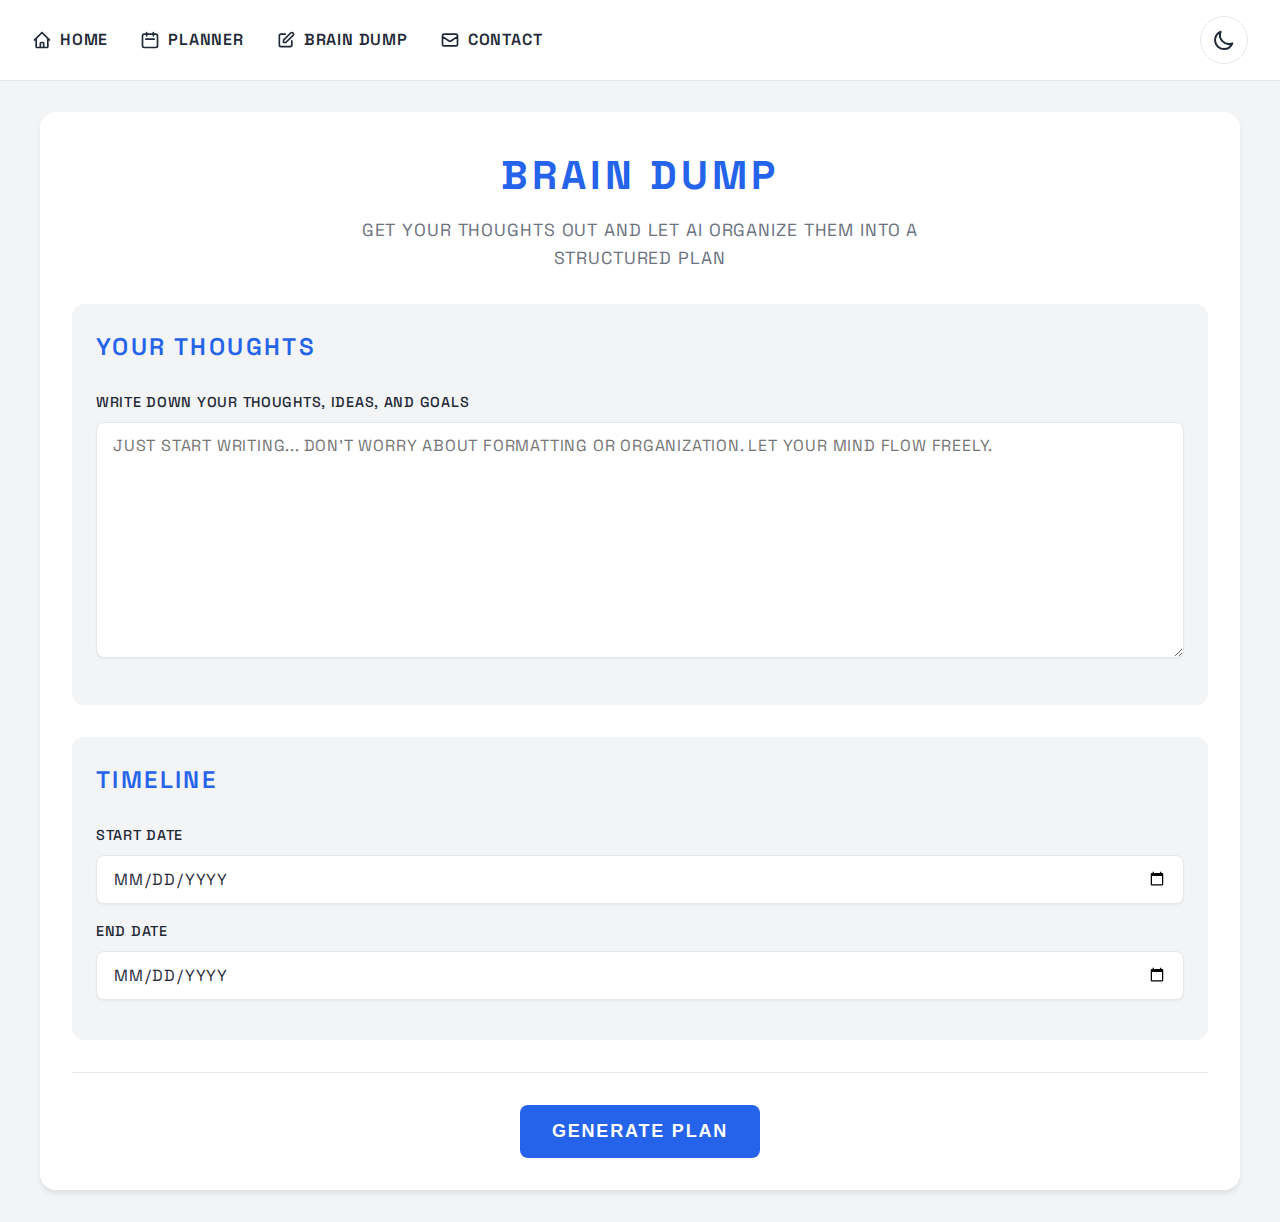
<file: templates/brain_dump.html>
<!DOCTYPE html>
<html lang="en">
<head>
    <meta charset="UTF-8">
    <meta name="viewport" content="width=device-width, initial-scale=1.0">
    <title>AI LIFE & BUDGET PLANNER - BRAIN DUMP</title>
    <link href="https://fonts.googleapis.com/css2?family=Space+Grotesk:wght@400;500;600;700&display=swap" rel="stylesheet">
    <style>
        :root {
            --primary-color: #2563eb;
            --secondary-color: #1e40af;
            --text-color: #1f2937;
            --light-bg: #f3f4f6;
            --border-color: #e5e7eb;
            --card-bg: #ffffff;
            --input-bg: #ffffff;
            --input-border: #e5e7eb;
            --input-text: #1f2937;
            --section-bg: #f3f4f6;
            --success-bg: #d1fae5;
            --success-text: #059669;
            --error-bg: #fee2e2;
            --error-text: #dc2626;
            --download-bg: #f8fafc;
            --download-border: #e2e8f0;
            --download-text: #1e293b;
            --download-desc: #64748b;
            --nav-bg: #ffffff;
            --nav-text: #1f2937;
            --nav-hover: #2563eb;
        }

        [data-theme="dark"] {
            --primary-color: #3b82f6;
            --secondary-color: #60a5fa;
            --text-color: #f3f4f6;
            --light-bg: #1f2937;
            --border-color: #374151;
            --card-bg: #111827;
            --input-bg: #1f2937;
            --input-border: #374151;
            --input-text: #f3f4f6;
            --section-bg: #1f2937;
            --success-bg: #064e3b;
            --success-text: #34d399;
            --error-bg: #7f1d1d;
            --error-text: #fca5a5;
            --download-bg: #1f2937;
            --download-border: #374151;
            --download-text: #f3f4f6;
            --download-desc: #9ca3af;
            --nav-bg: #1f2937;
            --nav-text: #f3f4f6;
            --nav-hover: #3b82f6;
        }

        * {
            margin: 0;
            padding: 0;
            box-sizing: border-box;
            text-transform: uppercase;
            letter-spacing: 0.05em;
        }

        body {
            font-family: 'Space Grotesk', sans-serif;
            line-height: 1.6;
            color: var(--text-color);
            background: var(--light-bg);
            min-height: 100vh;
            padding: 2rem;
            transition: background-color 0.3s ease, color 0.3s ease;
        }

        .nav {
            position: fixed;
            top: 0;
            left: 0;
            right: 0;
            background: var(--nav-bg);
            backdrop-filter: blur(8px);
            padding: 1rem 2rem;
            display: flex;
            justify-content: space-between;
            align-items: center;
            z-index: 1000;
            border-bottom: 1px solid var(--border-color);
        }

        .nav-links {
            display: flex;
            gap: 2rem;
            align-items: center;
        }

        .nav-link {
            color: var(--nav-text);
            text-decoration: none;
            font-weight: 600;
            transition: color 0.3s ease;
            display: flex;
            align-items: center;
            gap: 0.5rem;
        }

        .nav-link:hover {
            color: var(--nav-hover);
        }

        .nav-link svg {
            width: 1.25rem;
            height: 1.25rem;
        }

        .container {
            max-width: 1200px;
            margin: 0 auto;
            background: var(--card-bg);
            border-radius: 1rem;
            box-shadow: 0 4px 6px -1px rgba(0, 0, 0, 0.1);
            padding: 2rem;
            margin-top: 5rem;
            transition: background-color 0.3s ease;
        }

        .header {
            text-align: center;
            margin-bottom: 2rem;
        }

        .header h1 {
            color: var(--primary-color);
            font-size: 2.5rem;
            margin-bottom: 0.5rem;
            letter-spacing: 0.1em;
            font-weight: 700;
        }

        .header p {
            color: #6b7280;
            max-width: 600px;
            margin: 0 auto;
            font-size: 1.1rem;
            letter-spacing: 0.05em;
        }

        .form-section {
            background: var(--section-bg);
            padding: 1.5rem;
            border-radius: 0.75rem;
            margin-bottom: 2rem;
            transition: background-color 0.3s ease;
        }

        .form-section h2 {
            color: var(--primary-color);
            font-size: 1.5rem;
            margin-bottom: 1.5rem;
            letter-spacing: 0.1em;
            font-weight: 600;
        }

        .input-group {
            margin-bottom: 1rem;
        }

        .input-group label {
            display: block;
            font-weight: 500;
            margin-bottom: 0.5rem;
            color: var(--text-color);
            font-size: 0.9rem;
            letter-spacing: 0.05em;
        }

        .input-group input,
        .input-group select,
        .input-group textarea {
            width: 100%;
            padding: 0.75rem 1rem;
            border: 1px solid var(--input-border);
            border-radius: 0.5rem;
            font-family: inherit;
            font-size: 1rem;
            background: var(--input-bg);
            color: var(--input-text);
            transition: all 0.3s ease;
            box-shadow: 0 1px 2px rgba(0, 0, 0, 0.05);
        }

        .input-group input:focus,
        .input-group select:focus,
        .input-group textarea:focus {
            outline: none;
            border-color: var(--primary-color);
            box-shadow: 0 0 0 3px rgba(37, 99, 235, 0.1);
        }

        .input-group input::placeholder,
        .input-group select::placeholder,
        .input-group textarea::placeholder {
            text-transform: uppercase;
            letter-spacing: 0.05em;
        }

        .submit-section {
            text-align: center;
            margin-top: 2rem;
            padding-top: 2rem;
            border-top: 1px solid var(--border-color);
        }

        .submit-btn {
            padding: 1rem 2rem;
            background: var(--primary-color);
            color: white;
            border: none;
            border-radius: 0.5rem;
            font-size: 1.125rem;
            font-weight: 600;
            letter-spacing: 0.1em;
            cursor: pointer;
            transition: background-color 0.2s;
            position: relative;
            min-width: 200px;
        }

        .submit-btn:hover {
            background: var(--secondary-color);
        }

        .submit-btn:disabled {
            background: #9ca3af;
            cursor: not-allowed;
        }

        .submit-btn.loading {
            color: transparent;
        }

        .submit-btn.loading::after {
            content: "";
            position: absolute;
            width: 20px;
            height: 20px;
            top: 50%;
            left: 50%;
            margin: -10px 0 0 -10px;
            border: 2px solid white;
            border-top-color: transparent;
            border-radius: 50%;
            animation: spin 1s linear infinite;
        }

        @keyframes spin {
            to {
                transform: rotate(360deg);
            }
        }

        .error-message {
            color: var(--error-text);
            background: var(--error-bg);
            padding: 1rem;
            border-radius: 0.5rem;
            margin-top: 1rem;
            display: none;
        }

        .error-message.visible {
            display: block;
        }

        .status-message {
            color: var(--success-text);
            background: var(--success-bg);
            padding: 1rem;
            border-radius: 0.5rem;
            margin-top: 1rem;
            display: none;
            transition: all 0.3s ease;
        }

        .status-message.visible {
            display: block;
        }

        .status-message.error {
            color: var(--error-text);
            background: var(--error-bg);
        }

        .theme-toggle {
            background: var(--card-bg);
            border: 1px solid var(--border-color);
            border-radius: 50%;
            width: 3rem;
            height: 3rem;
            display: flex;
            align-items: center;
            justify-content: center;
            cursor: pointer;
            transition: all 0.3s ease;
        }

        .theme-toggle:hover {
            transform: scale(1.1);
            box-shadow: 0 4px 6px rgba(0, 0, 0, 0.1);
        }

        .theme-toggle svg {
            width: 1.5rem;
            height: 1.5rem;
            color: var(--text-color);
            transition: transform 0.3s ease;
        }

        .theme-toggle:hover svg {
            transform: rotate(180deg);
        }

        @media (max-width: 768px) {
            .nav {
                padding: 1rem;
            }

            .nav-links {
                gap: 1rem;
            }

            .container {
                margin-top: 4rem;
                padding: 1rem;
            }
        }
    </style>
</head>
<body>
    <nav class="nav">
        <div class="nav-links">
            <a href="/" class="nav-link">
                <svg xmlns="http://www.w3.org/2000/svg" fill="none" viewBox="0 0 24 24" stroke="currentColor">
                    <path stroke-linecap="round" stroke-linejoin="round" stroke-width="2" d="M3 12l2-2m0 0l7-7 7 7M5 10v10a1 1 0 001 1h3m10-11l2 2m-2-2v10a1 1 0 01-1 1h-3m-6 0a1 1 0 001-1v-4a1 1 0 011-1h2a1 1 0 011 1v4a1 1 0 001 1m-6 0h6" />
                </svg>
                Home
            </a>
            <a href="/planner" class="nav-link">
                <svg xmlns="http://www.w3.org/2000/svg" fill="none" viewBox="0 0 24 24" stroke="currentColor">
                    <path stroke-linecap="round" stroke-linejoin="round" stroke-width="2" d="M8 7V3m8 4V3m-9 8h10M5 21h14a2 2 0 002-2V7a2 2 0 00-2-2H5a2 2 0 00-2 2v12a2 2 0 002 2z" />
                </svg>
                Planner
            </a>
            <a href="/brain_dump" class="nav-link">
                <svg xmlns="http://www.w3.org/2000/svg" fill="none" viewBox="0 0 24 24" stroke="currentColor">
                    <path stroke-linecap="round" stroke-linejoin="round" stroke-width="2" d="M11 5H6a2 2 0 00-2 2v11a2 2 0 002 2h11a2 2 0 002-2v-5m-1.414-9.414a2 2 0 112.828 2.828L11.828 15H9v-2.828l8.586-8.586z" />
                </svg>
                Brain Dump
            </a>
            <a href="https://www.bishopfx.org" target="_blank" class="nav-link">
                <svg xmlns="http://www.w3.org/2000/svg" fill="none" viewBox="0 0 24 24" stroke="currentColor">
                    <path stroke-linecap="round" stroke-linejoin="round" stroke-width="2" d="M3 8l7.89 5.26a2 2 0 002.22 0L21 8M5 19h14a2 2 0 002-2V7a2 2 0 00-2-2H5a2 2 0 00-2 2v10a2 2 0 002 2z" />
                </svg>
                Contact
            </a>
        </div>
        <button class="theme-toggle" id="themeToggle">
            <svg xmlns="http://www.w3.org/2000/svg" fill="none" viewBox="0 0 24 24" stroke="currentColor">
                <path stroke-linecap="round" stroke-linejoin="round" stroke-width="2" d="M20.354 15.354A9 9 0 018.646 3.646 9.003 9.003 0 0012 21a9.003 9.003 0 008.354-5.646z" />
            </svg>
        </button>
    </nav>

    <div class="container">
        <div class="header">
            <h1>BRAIN DUMP</h1>
            <p>GET YOUR THOUGHTS OUT AND LET AI ORGANIZE THEM INTO A STRUCTURED PLAN</p>
        </div>

        <form id="brainDumpForm">
            <div class="form-section">
                <h2>YOUR THOUGHTS</h2>
                <div class="input-group">
                    <label for="brainDump">WRITE DOWN YOUR THOUGHTS, IDEAS, AND GOALS</label>
                    <textarea id="brainDump" rows="10" placeholder="JUST START WRITING... DON'T WORRY ABOUT FORMATTING OR ORGANIZATION. LET YOUR MIND FLOW FREELY." required></textarea>
                </div>
            </div>

            <div class="form-section">
                <h2>TIMELINE</h2>
                <div class="input-group">
                    <label for="startDate">START DATE</label>
                    <input type="date" id="startDate" required>
                </div>
                <div class="input-group">
                    <label for="endDate">END DATE</label>
                    <input type="date" id="endDate" required>
                </div>
            </div>

            <div class="submit-section">
                <button type="submit" id="submitBtn" class="submit-btn">GENERATE PLAN</button>
                <div id="errorMessage" class="error-message"></div>
                <div id="statusMessage" class="status-message"></div>
            </div>
        </form>
    </div>

    <script>
        document.addEventListener('DOMContentLoaded', function() {
            const form = document.getElementById('brainDumpForm');
            const submitBtn = document.getElementById('submitBtn');
            const errorMessage = document.getElementById('errorMessage');
            const statusMessage = document.getElementById('statusMessage');

            // Set minimum date to today
            const today = new Date().toISOString().split('T')[0];
            document.getElementById('startDate').min = today;
            document.getElementById('endDate').min = today;

            // Function to update status message
            function updateStatus(message, isError = false) {
                statusMessage.textContent = message;
                statusMessage.classList.add('visible');
                if (isError) {
                    statusMessage.classList.add('error');
                } else {
                    statusMessage.classList.remove('error');
                }
            }

            // Function to show error message
            function showError(message) {
                errorMessage.textContent = message;
                errorMessage.classList.add('visible');
                updateStatus(message, true);
                submitBtn.disabled = false;
                submitBtn.classList.remove('loading');
            }

            form.addEventListener('submit', async function(e) {
                e.preventDefault();
                errorMessage.classList.remove('visible');
                statusMessage.classList.remove('visible');
                submitBtn.disabled = true;
                submitBtn.classList.add('loading');

                const formData = {
                    content: document.getElementById('brainDump').value,
                    start_date: document.getElementById('startDate').value,
                    end_date: document.getElementById('endDate').value
                };

                try {
                    const response = await fetch('/api/process_brain_dump', {
                        method: 'POST',
                        headers: { 'Content-Type': 'application/json' },
                        body: JSON.stringify(formData)
                    });

                    if (!response.ok) {
                        const errorData = await response.json().catch(() => ({}));
                        throw new Error(errorData.error || `Network response was not ok: ${response.status}`);
                    }

                    const data = await response.json();

                    if (data.success) {
                        updateStatus('Your brain dump has been processed successfully!');
                        // Redirect to planner page after successful processing
                        setTimeout(() => {
                            window.location.href = '/planner';
                        }, 2000);
                    } else {
                        showError('Error processing brain dump: ' + (data.error || 'Unknown error'));
                    }
                } catch (error) {
                    console.error('Error:', error);
                    showError(error.message || 'Error processing brain dump. Please try again.');
                }
            });

            // Theme toggle functionality
            const themeToggle = document.getElementById('themeToggle');
            const prefersDarkScheme = window.matchMedia('(prefers-color-scheme: dark)');
            
            // Set initial theme based on system preference or stored preference
            const storedTheme = localStorage.getItem('theme');
            if (storedTheme) {
                document.documentElement.setAttribute('data-theme', storedTheme);
            } else {
                document.documentElement.setAttribute('data-theme', prefersDarkScheme.matches ? 'dark' : 'light');
            }

            // Update toggle button icon
            function updateThemeIcon() {
                const isDark = document.documentElement.getAttribute('data-theme') === 'dark';
                themeToggle.innerHTML = isDark ? 
                    '<svg xmlns="http://www.w3.org/2000/svg" fill="none" viewBox="0 0 24 24" stroke="currentColor"><path stroke-linecap="round" stroke-linejoin="round" stroke-width="2" d="M12 3v1m0 16v1m9-9h-1M4 12H3m15.364 6.364l-.707-.707M6.343 6.343l-.707-.707m12.728 0l-.707.707M6.343 17.657l-.707.707M16 12a4 4 0 11-8 0 4 4 0 018 0z" /></svg>' :
                    '<svg xmlns="http://www.w3.org/2000/svg" fill="none" viewBox="0 0 24 24" stroke="currentColor"><path stroke-linecap="round" stroke-linejoin="round" stroke-width="2" d="M20.354 15.354A9 9 0 018.646 3.646 9.003 9.003 0 0012 21a9.003 9.003 0 008.354-5.646z" /></svg>';
            }

            // Toggle theme
            themeToggle.addEventListener('click', () => {
                const currentTheme = document.documentElement.getAttribute('data-theme');
                const newTheme = currentTheme === 'dark' ? 'light' : 'dark';
                document.documentElement.setAttribute('data-theme', newTheme);
                localStorage.setItem('theme', newTheme);
                updateThemeIcon();
            });

            // Update icon on initial load
            updateThemeIcon();

            // Listen for system theme changes
            prefersDarkScheme.addEventListener('change', (e) => {
                if (!localStorage.getItem('theme')) {
                    document.documentElement.setAttribute('data-theme', e.matches ? 'dark' : 'light');
                    updateThemeIcon();
                }
            });
        });
    </script>
</body>
</html>
</file>
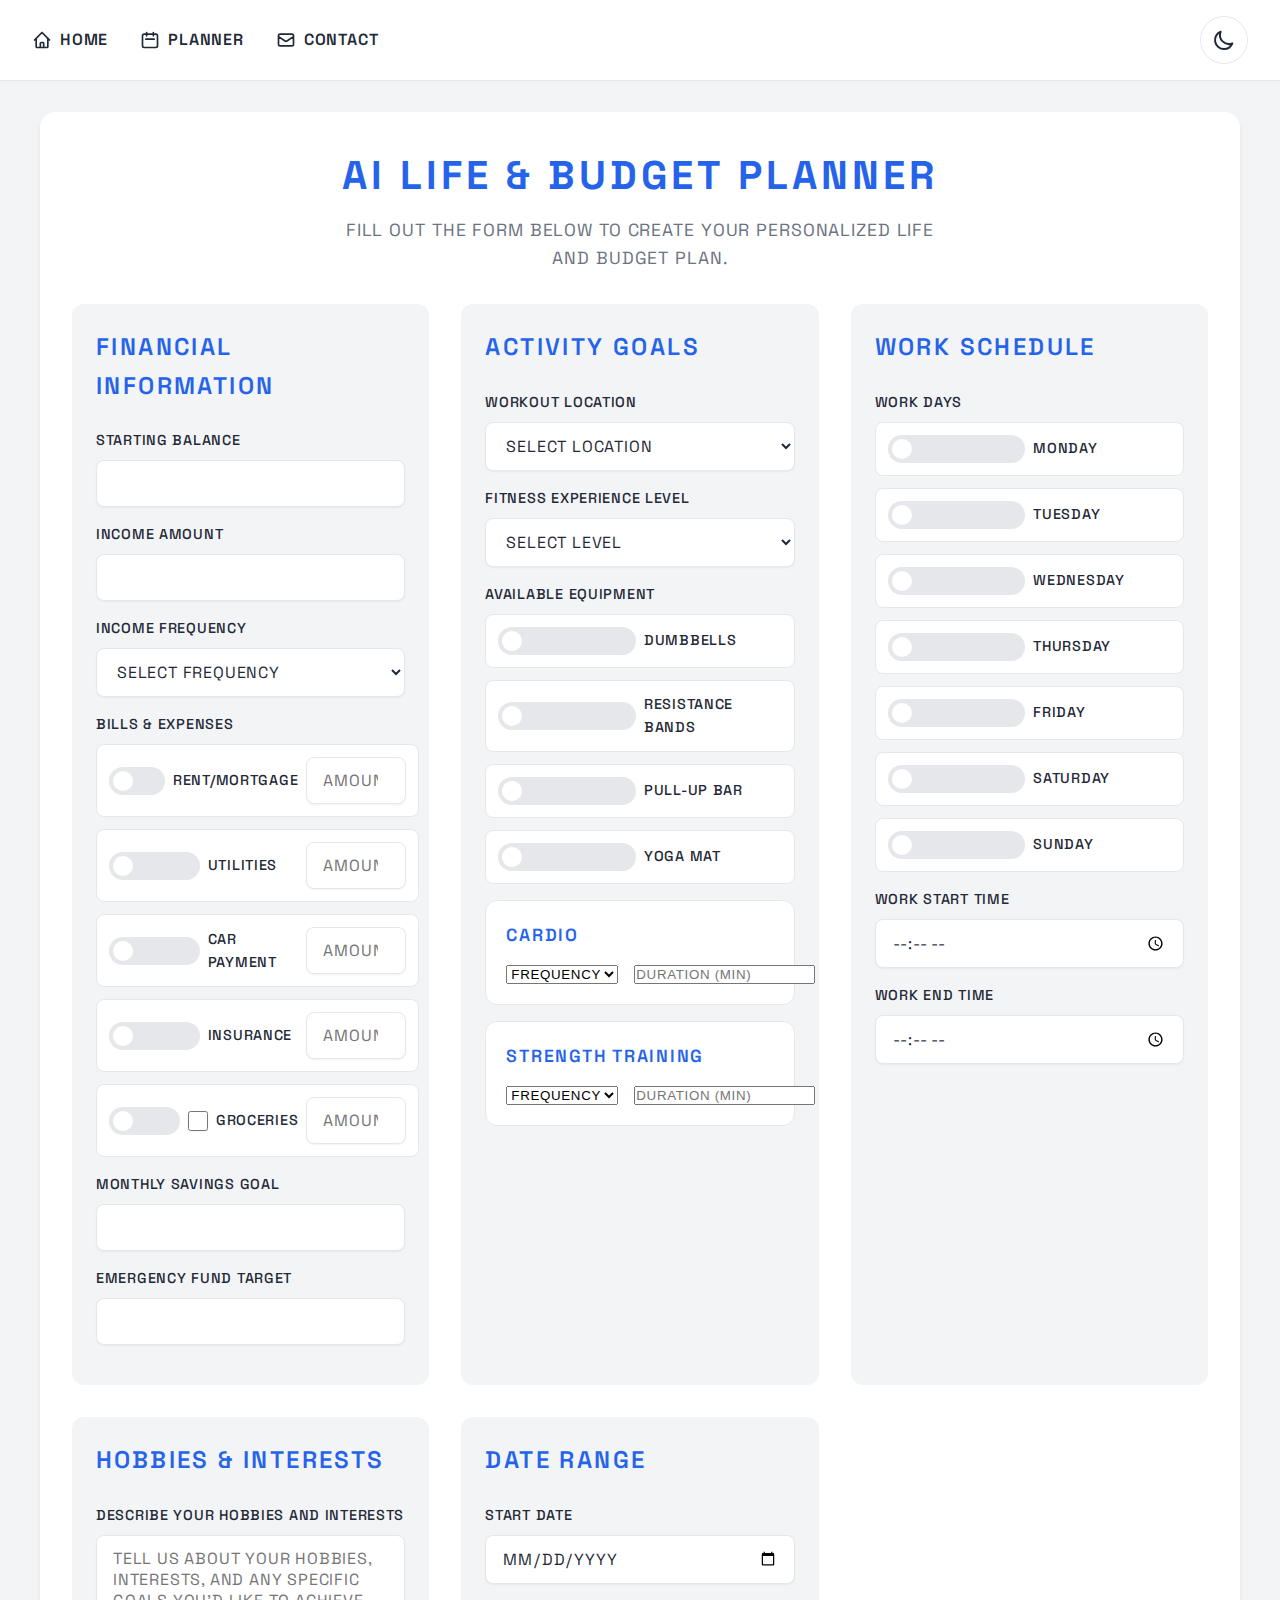
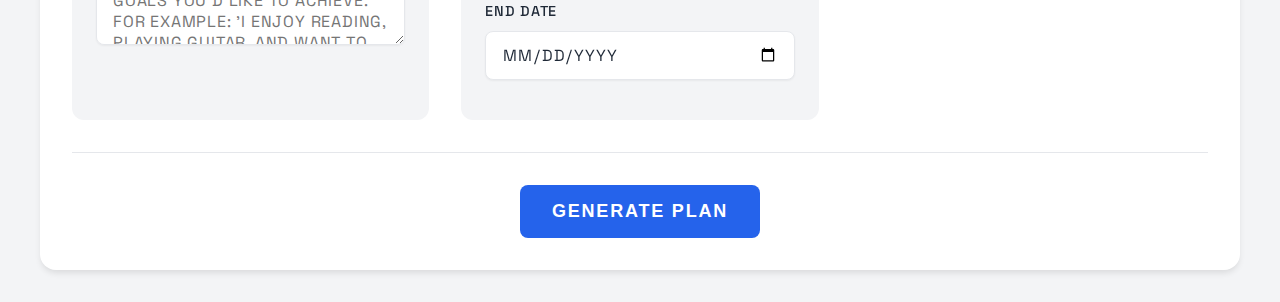
<file: templates/planner.html>
<!DOCTYPE html>
<html lang="en">
<head>
    <meta charset="UTF-8">
    <meta name="viewport" content="width=device-width, initial-scale=1.0">
    <title>AI LIFE & BUDGET PLANNER</title>
    <link href="https://fonts.googleapis.com/css2?family=Space+Grotesk:wght@400;500;600;700&display=swap" rel="stylesheet">
    <style>
        :root {
            --primary-color: #2563eb;
            --secondary-color: #1e40af;
            --text-color: #1f2937;
            --light-bg: #f3f4f6;
            --border-color: #e5e7eb;
            --card-bg: #ffffff;
            --input-bg: #ffffff;
            --input-border: #e5e7eb;
            --input-text: #1f2937;
            --section-bg: #f3f4f6;
            --success-bg: #d1fae5;
            --success-text: #059669;
            --error-bg: #fee2e2;
            --error-text: #dc2626;
            --download-bg: #f8fafc;
            --download-border: #e2e8f0;
            --download-text: #1e293b;
            --download-desc: #64748b;
            --nav-bg: #ffffff;
            --nav-text: #1f2937;
            --nav-hover: #2563eb;
        }

        [data-theme="dark"] {
            --primary-color: #3b82f6;
            --secondary-color: #60a5fa;
            --text-color: #f3f4f6;
            --light-bg: #1f2937;
            --border-color: #374151;
            --card-bg: #111827;
            --input-bg: #1f2937;
            --input-border: #374151;
            --input-text: #f3f4f6;
            --section-bg: #1f2937;
            --success-bg: #064e3b;
            --success-text: #34d399;
            --error-bg: #7f1d1d;
            --error-text: #fca5a5;
            --download-bg: #1f2937;
            --download-border: #374151;
            --download-text: #f3f4f6;
            --download-desc: #9ca3af;
            --nav-bg: #1f2937;
            --nav-text: #f3f4f6;
            --nav-hover: #3b82f6;
        }

        * {
            margin: 0;
            padding: 0;
            box-sizing: border-box;
            text-transform: uppercase;
            letter-spacing: 0.05em;
        }

        body {
            font-family: 'Space Grotesk', sans-serif;
            line-height: 1.6;
            color: var(--text-color);
            background: var(--light-bg);
            min-height: 100vh;
            padding: 2rem;
            transition: background-color 0.3s ease, color 0.3s ease;
        }

        .nav {
            position: fixed;
            top: 0;
            left: 0;
            right: 0;
            background: var(--nav-bg);
            backdrop-filter: blur(8px);
            padding: 1rem 2rem;
            display: flex;
            justify-content: space-between;
            align-items: center;
            z-index: 1000;
            border-bottom: 1px solid var(--border-color);
        }

        .nav-links {
            display: flex;
            gap: 2rem;
            align-items: center;
        }

        .nav-link {
            color: var(--nav-text);
            text-decoration: none;
            font-weight: 600;
            transition: color 0.3s ease;
            display: flex;
            align-items: center;
            gap: 0.5rem;
        }

        .nav-link:hover {
            color: var(--nav-hover);
        }

        .nav-link svg {
            width: 1.25rem;
            height: 1.25rem;
        }

        .container {
            max-width: 1200px;
            margin: 0 auto;
            background: var(--card-bg);
            border-radius: 1rem;
            box-shadow: 0 4px 6px -1px rgba(0, 0, 0, 0.1);
            padding: 2rem;
            margin-top: 5rem;
            transition: background-color 0.3s ease;
        }

        .header {
            text-align: center;
            margin-bottom: 2rem;
        }

        .header h1 {
            color: var(--primary-color);
            font-size: 2.5rem;
            margin-bottom: 0.5rem;
            letter-spacing: 0.1em;
            font-weight: 700;
        }

        .header p {
            color: #6b7280;
            max-width: 600px;
            margin: 0 auto;
            font-size: 1.1rem;
            letter-spacing: 0.05em;
        }

        .form-grid {
            display: grid;
            grid-template-columns: repeat(auto-fit, minmax(300px, 1fr));
            gap: 2rem;
        }

        .form-section {
            background: var(--section-bg);
            padding: 1.5rem;
            border-radius: 0.75rem;
            transition: background-color 0.3s ease;
        }

        .form-section h2 {
            color: var(--primary-color);
            font-size: 1.5rem;
            margin-bottom: 1.5rem;
            letter-spacing: 0.1em;
            font-weight: 600;
        }

        .input-group {
            margin-bottom: 1rem;
        }

        .input-group label {
            display: block;
            font-weight: 500;
            margin-bottom: 0.5rem;
            color: var(--text-color);
            font-size: 0.9rem;
            letter-spacing: 0.05em;
        }

        .input-group input,
        .input-group select,
        .input-group textarea {
            width: 100%;
            padding: 0.75rem 1rem;
            border: 1px solid var(--input-border);
            border-radius: 0.5rem;
            font-family: inherit;
            font-size: 1rem;
            background: var(--input-bg);
            color: var(--input-text);
            transition: all 0.3s ease;
            box-shadow: 0 1px 2px rgba(0, 0, 0, 0.05);
        }

        .input-group input:focus,
        .input-group select:focus,
        .input-group textarea:focus {
            outline: none;
            border-color: var(--primary-color);
            box-shadow: 0 0 0 3px rgba(37, 99, 235, 0.1);
        }

        .input-group input::placeholder,
        .input-group select::placeholder,
        .input-group textarea::placeholder {
            text-transform: uppercase;
            letter-spacing: 0.05em;
        }

        .checkbox-group {
            display: grid;
            gap: 0.75rem;
        }

        .checkbox-item {
            display: flex;
            align-items: center;
            gap: 0.5rem;
            padding: 0.75rem;
            background: var(--input-bg);
            border-radius: 0.5rem;
            border: 1px solid var(--input-border);
            transition: all 0.3s ease;
        }

        .checkbox-item:hover {
            border-color: var(--primary-color);
            box-shadow: 0 0 0 2px rgba(37, 99, 235, 0.1);
        }

        .checkbox-item input[type="checkbox"] {
            width: 1.25rem;
            height: 1.25rem;
        }

        .checkbox-item label {
            flex: 1;
            margin: 0;
            font-size: 0.9rem;
            letter-spacing: 0.05em;
        }

        .amount-input {
            display: flex;
            align-items: center;
            gap: 0.5rem;
            margin-left: auto;
        }

        .amount-input input {
            width: 100px;
            text-align: right;
            padding-right: 0.75rem;
        }

        .activity-option {
            background: var(--input-bg);
            padding: 1.25rem;
            border-radius: 0.75rem;
            margin-bottom: 1rem;
            border: 1px solid var(--input-border);
            transition: all 0.3s ease;
        }

        .activity-option:hover {
            border-color: var(--primary-color);
            box-shadow: 0 0 0 2px rgba(37, 99, 235, 0.1);
        }

        .activity-option h5 {
            color: var(--primary-color);
            margin-bottom: 1rem;
            font-size: 1.1rem;
            font-weight: 600;
            letter-spacing: 0.1em;
        }

        .activity-inputs {
            display: grid;
            grid-template-columns: 1fr 1fr;
            gap: 1rem;
        }

        .submit-section {
            text-align: center;
            margin-top: 2rem;
            padding-top: 2rem;
            border-top: 1px solid var(--border-color);
        }

        .submit-btn {
            padding: 1rem 2rem;
            background: var(--primary-color);
            color: white;
            border: none;
            border-radius: 0.5rem;
            font-size: 1.125rem;
            font-weight: 600;
            letter-spacing: 0.1em;
            cursor: pointer;
            transition: background-color 0.2s;
            position: relative;
            min-width: 200px;
        }

        .submit-btn:hover {
            background: var(--secondary-color);
        }

        .submit-btn:disabled {
            background: #9ca3af;
            cursor: not-allowed;
        }

        .submit-btn.loading {
            color: transparent;
        }

        .submit-btn.loading::after {
            content: "";
            position: absolute;
            width: 20px;
            height: 20px;
            top: 50%;
            left: 50%;
            margin: -10px 0 0 -10px;
            border: 2px solid white;
            border-top-color: transparent;
            border-radius: 50%;
            animation: spin 1s linear infinite;
        }

        @keyframes spin {
            to {
                transform: rotate(360deg);
            }
        }

        .error-message {
            color: #dc2626;
            background: #fee2e2;
            padding: 1rem;
            border-radius: 0.5rem;
            margin-top: 1rem;
            display: none;
        }

        .error-message.visible {
            display: block;
        }

        .download-section {
            margin-top: 2rem;
            padding: 1.5rem;
            background: var(--download-bg);
            border-radius: 0.5rem;
            border: 1px solid var(--download-border);
            display: none;
            opacity: 0;
            transform: translateY(20px);
            transition: all 0.5s ease-out;
            transition: background-color 0.3s ease;
        }

        .download-section.visible {
            display: block;
            opacity: 1;
            transform: translateY(0);
        }

        .download-section h3 {
            color: var(--download-text);
            margin-bottom: 1rem;
            font-size: 1.5rem;
            letter-spacing: 0.1em;
            font-weight: 600;
        }

        .download-section p {
            color: var(--download-desc);
            margin-bottom: 1.5rem;
            letter-spacing: 0.05em;
        }

        .download-btn {
            display: inline-flex;
            align-items: center;
            gap: 0.5rem;
            padding: 0.75rem 1.5rem;
            background: #3b82f6;
            color: white;
            border: none;
            border-radius: 0.5rem;
            font-weight: 600;
            letter-spacing: 0.1em;
            cursor: pointer;
            transition: all 0.3s ease;
            transform: translateY(0);
            box-shadow: 0 2px 4px rgba(59, 130, 246, 0.1);
        }

        .download-btn:hover {
            background: #2563eb;
            transform: translateY(-2px);
            box-shadow: 0 4px 6px rgba(59, 130, 246, 0.2);
        }

        .download-btn:active {
            transform: translateY(0);
        }

        .download-btn svg {
            width: 1.25rem;
            height: 1.25rem;
            transition: transform 0.3s ease;
        }

        .download-btn:hover svg {
            transform: translateY(2px);
        }

        @keyframes slideUp {
            from {
                opacity: 0;
                transform: translateY(20px);
            }
            to {
                opacity: 1;
                transform: translateY(0);
            }
        }

        @keyframes bounce {
            0%, 100% {
                transform: translateY(0);
            }
            50% {
                transform: translateY(-5px);
            }
        }

        .download-section.visible {
            animation: slideUp 0.5s ease-out forwards;
        }

        .download-btn:hover svg {
            animation: bounce 1s infinite;
        }

        @media (max-width: 768px) {
            .nav {
                padding: 1rem;
            }

            .nav-links {
                gap: 1rem;
            }

            .container {
                margin-top: 4rem;
                padding: 1rem;
            }

            .form-grid {
                grid-template-columns: 1fr;
            }

            .activity-inputs {
                grid-template-columns: 1fr;
            }
        }

        .status-message {
            color: var(--success-text);
            background: var(--success-bg);
            padding: 1rem;
            border-radius: 0.5rem;
            margin-top: 1rem;
            display: none;
            transition: all 0.3s ease;
        }

        .status-message.visible {
            display: block;
        }

        .status-message.error {
            color: var(--error-text);
            background: var(--error-bg);
        }

        .theme-toggle {
            background: var(--card-bg);
            border: 1px solid var(--border-color);
            border-radius: 50%;
            width: 3rem;
            height: 3rem;
            display: flex;
            align-items: center;
            justify-content: center;
            cursor: pointer;
            transition: all 0.3s ease;
        }

        .theme-toggle:hover {
            transform: scale(1.1);
            box-shadow: 0 4px 6px rgba(0, 0, 0, 0.1);
        }

        .theme-toggle svg {
            width: 1.5rem;
            height: 1.5rem;
            color: var(--text-color);
            transition: transform 0.3s ease;
        }

        .theme-toggle:hover svg {
            transform: rotate(180deg);
        }

        /* Modern Toggle Switch */
        .toggle-switch {
            position: relative;
            display: inline-block;
            width: 3.5rem;
            height: 1.75rem;
        }

        .toggle-switch input {
            opacity: 0;
            width: 0;
            height: 0;
        }

        .toggle-slider {
            position: absolute;
            cursor: pointer;
            top: 0;
            left: 0;
            right: 0;
            bottom: 0;
            background-color: var(--input-border);
            transition: .4s;
            border-radius: 1.75rem;
        }

        .toggle-slider:before {
            position: absolute;
            content: "";
            height: 1.25rem;
            width: 1.25rem;
            left: 0.25rem;
            bottom: 0.25rem;
            background-color: white;
            transition: .4s;
            border-radius: 50%;
        }

        input:checked + .toggle-slider {
            background-color: var(--primary-color);
        }

        input:checked + .toggle-slider:before {
            transform: translateX(1.75rem);
        }
    </style>
</head>
<body>
    <nav class="nav">
        <div class="nav-links">
            <a href="/" class="nav-link">
                <svg xmlns="http://www.w3.org/2000/svg" fill="none" viewBox="0 0 24 24" stroke="currentColor">
                    <path stroke-linecap="round" stroke-linejoin="round" stroke-width="2" d="M3 12l2-2m0 0l7-7 7 7M5 10v10a1 1 0 001 1h3m10-11l2 2m-2-2v10a1 1 0 01-1 1h-3m-6 0a1 1 0 001-1v-4a1 1 0 011-1h2a1 1 0 011 1v4a1 1 0 001 1m-6 0h6" />
                </svg>
                Home
            </a>
            <a href="/planner" class="nav-link">
                <svg xmlns="http://www.w3.org/2000/svg" fill="none" viewBox="0 0 24 24" stroke="currentColor">
                    <path stroke-linecap="round" stroke-linejoin="round" stroke-width="2" d="M8 7V3m8 4V3m-9 8h10M5 21h14a2 2 0 002-2V7a2 2 0 00-2-2H5a2 2 0 00-2 2v12a2 2 0 002 2z" />
                </svg>
                Planner
            </a>
            <a href="https://www.bishopfx.org" target="_blank" class="nav-link">
                <svg xmlns="http://www.w3.org/2000/svg" fill="none" viewBox="0 0 24 24" stroke="currentColor">
                    <path stroke-linecap="round" stroke-linejoin="round" stroke-width="2" d="M3 8l7.89 5.26a2 2 0 002.22 0L21 8M5 19h14a2 2 0 002-2V7a2 2 0 00-2-2H5a2 2 0 00-2 2v10a2 2 0 002 2z" />
                </svg>
                Contact
            </a>
        </div>
        <button class="theme-toggle" id="themeToggle">
            <svg xmlns="http://www.w3.org/2000/svg" fill="none" viewBox="0 0 24 24" stroke="currentColor">
                <path stroke-linecap="round" stroke-linejoin="round" stroke-width="2" d="M20.354 15.354A9 9 0 018.646 3.646 9.003 9.003 0 0012 21a9.003 9.003 0 008.354-5.646z" />
            </svg>
        </button>
    </nav>

    <div class="container">
        <div class="header">
            <h1>AI LIFE & BUDGET PLANNER</h1>
            <p>FILL OUT THE FORM BELOW TO CREATE YOUR PERSONALIZED LIFE AND BUDGET PLAN.</p>
        </div>

        <form id="plannerForm" class="form-grid">
            <!-- Financial Information Section -->
            <div class="form-section">
                <h2>FINANCIAL INFORMATION</h2>
                
                <div class="input-group">
                    <label for="currentBalance">STARTING BALANCE</label>
                    <input type="number" id="currentBalance" required>
                </div>

                <div class="input-group">
                    <label for="incomeAmount">INCOME AMOUNT</label>
                    <input type="number" id="incomeAmount" required>
                </div>

                <div class="input-group">
                    <label for="incomeFrequency">INCOME FREQUENCY</label>
                    <select id="incomeFrequency" required>
                        <option value="">SELECT FREQUENCY</option>
                        <option value="biweekly">BIWEEKLY</option>
                        <option value="monthly">MONTHLY</option>
                    </select>
                </div>

                <div class="input-group">
                    <label>BILLS & EXPENSES</label>
                    <div class="checkbox-group">
                        <div class="checkbox-item">
                            <label class="toggle-switch">
                                <input type="checkbox" id="rent" name="expense">
                                <span class="toggle-slider"></span>
                            </label>
                            <label for="rent">RENT/MORTGAGE</label>
                            <div class="amount-input">
                                <input type="number" placeholder="AMOUNT" min="0">
                            </div>
                        </div>
                        <div class="checkbox-item">
                            <label class="toggle-switch">
                                <input type="checkbox" id="utilities" name="expense">
                                <span class="toggle-slider"></span>
                            </label>
                            <label for="utilities">UTILITIES</label>
                            <div class="amount-input">
                                <input type="number" placeholder="AMOUNT" min="0">
                            </div>
                        </div>
                        <div class="checkbox-item">
                            <label class="toggle-switch">
                                <input type="checkbox" id="carPayment" name="expense">
                                <span class="toggle-slider"></span>
                            </label>
                            <label for="carPayment">CAR PAYMENT</label>
                            <div class="amount-input">
                                <input type="number" placeholder="AMOUNT" min="0">
                            </div>
                        </div>
                        <div class="checkbox-item">
                            <label class="toggle-switch">
                                <input type="checkbox" id="insurance" name="expense">
                                <span class="toggle-slider"></span>
                            </label>
                            <label for="insurance">INSURANCE</label>
                            <div class="amount-input">
                                <input type="number" placeholder="AMOUNT" min="0">
                            </div>
                        </div>
                        <div class="checkbox-item">
                            <label class="toggle-switch">
                                <input type="checkbox" id="groceries" name="expense">
                                <span class="toggle-slider"></span>
                            </label>
                            <input type="checkbox" id="groceries" name="expense">
                            <label for="groceries">GROCERIES</label>
                            <div class="amount-input">
                                <input type="number" placeholder="AMOUNT" min="0">
                            </div>
                        </div>
                    </div>
                </div>

                <div class="input-group">
                    <label for="savingsGoal">MONTHLY SAVINGS GOAL</label>
                    <input type="number" id="savingsGoal" required>
                </div>

                <div class="input-group">
                    <label for="emergencyFund">EMERGENCY FUND TARGET</label>
                    <input type="number" id="emergencyFund" required>
                </div>
            </div>

            <!-- Activity Goals Section -->
            <div class="form-section">
                <h2>ACTIVITY GOALS</h2>

                <div class="input-group">
                    <label for="workoutLocation">WORKOUT LOCATION</label>
                    <select id="workoutLocation" required>
                        <option value="">SELECT LOCATION</option>
                        <option value="gym">GYM</option>
                        <option value="home">HOME</option>
                        <option value="both">BOTH</option>
                    </select>
                </div>

                <div class="input-group">
                    <label for="workoutExperience">FITNESS EXPERIENCE LEVEL</label>
                    <select id="workoutExperience" required>
                        <option value="">SELECT LEVEL</option>
                        <option value="beginner">BEGINNER</option>
                        <option value="intermediate">INTERMEDIATE</option>
                        <option value="advanced">ADVANCED</option>
                    </select>
                </div>

                <div class="input-group">
                    <label>AVAILABLE EQUIPMENT</label>
                    <div class="checkbox-group">
                        <div class="checkbox-item">
                            <label class="toggle-switch">
                                <input type="checkbox" id="dumbbells" name="equipment">
                                <span class="toggle-slider"></span>
                            </label>
                            <label for="dumbbells">DUMBBELLS</label>
                        </div>
                        <div class="checkbox-item">
                            <label class="toggle-switch">
                                <input type="checkbox" id="resistance_bands" name="equipment">
                                <span class="toggle-slider"></span>
                            </label>
                            <label for="resistance_bands">RESISTANCE BANDS</label>
                        </div>
                        <div class="checkbox-item">
                            <label class="toggle-switch">
                                <input type="checkbox" id="pull_up_bar" name="equipment">
                                <span class="toggle-slider"></span>
                            </label>
                            <label for="pull_up_bar">PULL-UP BAR</label>
                        </div>
                        <div class="checkbox-item">
                            <label class="toggle-switch">
                                <input type="checkbox" id="yoga_mat" name="equipment">
                                <span class="toggle-slider"></span>
                            </label>
                            <label for="yoga_mat">YOGA MAT</label>
                        </div>
                    </div>
                </div>

                <div class="activity-option">
                    <h5>CARDIO</h5>
                    <div class="activity-inputs">
                        <select>
                            <option value="">FREQUENCY</option>
                            <option value="daily">DAILY</option>
                            <option value="weekly">WEEKLY</option>
                            <option value="biweekly">BIWEEKLY</option>
                        </select>
                        <input type="number" placeholder="DURATION (MIN)" min="0">
                    </div>
                </div>

                <div class="activity-option">
                    <h5>STRENGTH TRAINING</h5>
                    <div class="activity-inputs">
                        <select>
                            <option value="">FREQUENCY</option>
                            <option value="daily">DAILY</option>
                            <option value="weekly">WEEKLY</option>
                            <option value="biweekly">BIWEEKLY</option>
                        </select>
                        <input type="number" placeholder="DURATION (MIN)" min="0">
                    </div>
                </div>
            </div>

            <!-- Work Schedule Section -->
            <div class="form-section">
                <h2>WORK SCHEDULE</h2>
                
                <div class="input-group">
                    <label>WORK DAYS</label>
                    <div class="checkbox-group">
                        <div class="checkbox-item">
                            <label class="toggle-switch">
                                <input type="checkbox" id="monday" name="workDay" value="monday">
                                <span class="toggle-slider"></span>
                            </label>
                            <label for="monday">MONDAY</label>
                        </div>
                        <div class="checkbox-item">
                            <label class="toggle-switch">
                                <input type="checkbox" id="tuesday" name="workDay" value="tuesday">
                                <span class="toggle-slider"></span>
                            </label>
                            <label for="tuesday">TUESDAY</label>
                        </div>
                        <div class="checkbox-item">
                            <label class="toggle-switch">
                                <input type="checkbox" id="wednesday" name="workDay" value="wednesday">
                                <span class="toggle-slider"></span>
                            </label>
                            <label for="wednesday">WEDNESDAY</label>
                        </div>
                        <div class="checkbox-item">
                            <label class="toggle-switch">
                                <input type="checkbox" id="thursday" name="workDay" value="thursday">
                                <span class="toggle-slider"></span>
                            </label>
                            <label for="thursday">THURSDAY</label>
                        </div>
                        <div class="checkbox-item">
                            <label class="toggle-switch">
                                <input type="checkbox" id="friday" name="workDay" value="friday">
                                <span class="toggle-slider"></span>
                            </label>
                            <label for="friday">FRIDAY</label>
                        </div>
                        <div class="checkbox-item">
                            <label class="toggle-switch">
                                <input type="checkbox" id="saturday" name="workDay" value="saturday">
                                <span class="toggle-slider"></span>
                            </label>
                            <label for="saturday">SATURDAY</label>
                        </div>
                        <div class="checkbox-item">
                            <label class="toggle-switch">
                                <input type="checkbox" id="sunday" name="workDay" value="sunday">
                                <span class="toggle-slider"></span>
                            </label>
                            <label for="sunday">SUNDAY</label>
                        </div>
                    </div>
                </div>

                <div class="input-group">
                    <label for="workStartTime">WORK START TIME</label>
                    <input type="time" id="workStartTime" required>
                </div>

                <div class="input-group">
                    <label for="workEndTime">WORK END TIME</label>
                    <input type="time" id="workEndTime" required>
                </div>
            </div>

            <!-- Hobbies & Interests Section -->
            <div class="form-section">
                <h2>HOBBIES & INTERESTS</h2>
                
                <div class="input-group">
                    <label for="hobbiesText">DESCRIBE YOUR HOBBIES AND INTERESTS</label>
                    <textarea id="hobbiesText" rows="4" placeholder="TELL US ABOUT YOUR HOBBIES, INTERESTS, AND ANY SPECIFIC GOALS YOU'D LIKE TO ACHIEVE. FOR EXAMPLE: 'I ENJOY READING, PLAYING GUITAR, AND WANT TO LEARN PHOTOGRAPHY. I'D LIKE TO DEDICATE TIME TO THESE ACTIVITIES REGULARLY.'"></textarea>
                </div>
            </div>

            <!-- Date Range Section -->
            <div class="form-section">
                <h2>DATE RANGE</h2>
                
                <div class="input-group">
                    <label for="startDate">START DATE</label>
                    <input type="date" id="startDate" required>
                </div>

                <div class="input-group">
                    <label for="endDate">END DATE</label>
                    <input type="date" id="endDate" required>
                </div>
            </div>
        </form>

        <div class="submit-section">
            <button type="submit" id="submitBtn" class="submit-btn">GENERATE PLAN</button>
            <div id="errorMessage" class="error-message"></div>
            <div id="statusMessage" class="status-message"></div>
        </div>

        <div id="downloadSection" class="download-section">
            <h3>YOUR PLAN IS READY! 🎉</h3>
            <p>YOUR PERSONALIZED CALENDAR FILE HAS BEEN GENERATED AND WILL DOWNLOAD AUTOMATICALLY. YOU CAN ALSO CLICK THE BUTTON BELOW TO DOWNLOAD IT MANUALLY.</p>
            <button id="downloadButton" class="download-btn">
                <svg xmlns="http://www.w3.org/2000/svg" fill="none" viewBox="0 0 24 24" stroke="currentColor">
                    <path stroke-linecap="round" stroke-linejoin="round" stroke-width="2" d="M4 16v1a3 3 0 003 3h10a3 3 0 003-3v-1m-4-4l-4 4m0 0l-4-4m4 4V4" />
                </svg>
                DOWNLOAD CALENDAR FILE
            </button>
        </div>
    </div>

    <script>
        document.addEventListener('DOMContentLoaded', function() {
            const form = document.getElementById('plannerForm');
            const submitBtn = document.getElementById('submitBtn');
            const downloadSection = document.getElementById('downloadSection');
            const errorMessage = document.getElementById('errorMessage');
            const statusMessage = document.getElementById('statusMessage');
            const downloadButton = document.getElementById('downloadButton');

            // Set minimum date to today
            const today = new Date().toISOString().split('T')[0];
            document.getElementById('startDate').min = today;
            document.getElementById('endDate').min = today;

            // Function to update status message
            function updateStatus(message, isError = false) {
                statusMessage.textContent = message;
                statusMessage.classList.add('visible');
                if (isError) {
                    statusMessage.classList.add('error');
                } else {
                    statusMessage.classList.remove('error');
                }
                console.log(message);
            }

            // Function to show error message
            function showError(message) {
                errorMessage.textContent = message;
                errorMessage.classList.add('visible');
                updateStatus(message, true);
                submitBtn.disabled = false;
                submitBtn.classList.remove('loading');
            }

            // Function to handle file download
            async function downloadFile() {
                try {
                    updateStatus('Preparing to download calendar file...');
                    const response = await fetch('/static/calendar.ics');
                    if (!response.ok) throw new Error('Failed to download file');
                    
                    const blob = await response.blob();
                    const url = window.URL.createObjectURL(blob);
                    const a = document.createElement('a');
                    a.href = url;
                    a.download = 'life_plan.ics';
                    document.body.appendChild(a);
                    a.click();
                    window.URL.revokeObjectURL(url);
                    document.body.removeChild(a);
                    updateStatus('Calendar file downloaded successfully!');
                } catch (error) {
                    console.error('Download error:', error);
                    showError('Failed to download the calendar file. Please try again.');
                }
            }

            submitBtn.addEventListener('click', async function(e) {
                e.preventDefault();
                errorMessage.classList.remove('visible');
                statusMessage.classList.remove('visible');
                submitBtn.disabled = true;
                submitBtn.classList.add('loading');

                console.log('Starting form submission...');

                // Validate required fields
                const requiredFields = form.querySelectorAll('[required]');
                let isValid = true;
                requiredFields.forEach(field => {
                    if (!field.value) {
                        isValid = false;
                        field.classList.add('error');
                    } else {
                        field.classList.remove('error');
                    }
                });

                // Validate work days
                const workDays = Array.from(document.querySelectorAll('input[name="workDay"]:checked')).map(checkbox => checkbox.value);
                if (workDays.length === 0) {
                    showError('Please select at least one work day.');
                    return;
                }

                if (!isValid) {
                    showError('Please fill in all required fields.');
                    return;
                }

                updateStatus('Collecting form data...');

                // Collect form data
                const formData = {
                    start_date: document.getElementById('startDate').value,
                    end_date: document.getElementById('endDate').value,
                    budget_info: {
                        starting_balance: parseFloat(document.getElementById('currentBalance').value),
                        income: {
                            amount: parseFloat(document.getElementById('incomeAmount').value),
                            frequency: document.getElementById('incomeFrequency').value
                        },
                        savings_goal: parseFloat(document.getElementById('savingsGoal').value),
                        emergency_fund: parseFloat(document.getElementById('emergencyFund').value),
                        expenses: Array.from(document.querySelectorAll('.checkbox-item input[type="checkbox"]:checked'))
                            .map(checkbox => {
                                const checkboxItem = checkbox.closest('.checkbox-item');
                                const amountInput = checkboxItem.querySelector('.amount-input input');
                                const amount = amountInput ? parseFloat(amountInput.value) || 0 : 0;
                                return {
                                    name: checkboxItem.querySelector('label').textContent,
                                    amount: amount
                                };
                            })
                    },
                    work_schedule: {
                        days: workDays,
                        start_time: document.getElementById('workStartTime').value,
                        end_time: document.getElementById('workEndTime').value
                    },
                    activity_goals: {
                        workout_preferences: {
                            location: document.getElementById('workoutLocation').value,
                            experience_level: document.getElementById('workoutExperience').value,
                            available_equipment: Array.from(document.querySelectorAll('input[name="equipment"]:checked'))
                                .map(item => item.id)
                        },
                        goals: Array.from(document.querySelectorAll('.activity-option')).map(option => {
                            const frequency = option.querySelector('select').value;
                            const duration = option.querySelector('input[type="number"]').value;
                            if (frequency && duration) {
                                return {
                                    title: option.querySelector('h5').textContent,
                                    frequency: frequency,
                                    duration: parseInt(duration)
                                };
                            }
                            return null;
                        }).filter(Boolean)
                    },
                    hobbies_and_interests: document.getElementById('hobbiesText').value
                };

                console.log('Form data collected:', formData);
                updateStatus('Sending data to server...');

                try {
                    const response = await fetch('/api/generate_plan', {
                        method: 'POST',
                        headers: { 'Content-Type': 'application/json' },
                        body: JSON.stringify(formData)
                    });

                    console.log('Server response status:', response.status);

                    if (!response.ok) {
                        const errorData = await response.json().catch(() => ({}));
                        throw new Error(errorData.error || `Network response was not ok: ${response.status}`);
                    }

                    const data = await response.json();
                    console.log('Server response data:', data);

                    if (data.success) {
                        updateStatus('Plan generated successfully! Preparing download...');
                        downloadSection.classList.add('visible');
                        submitBtn.style.display = 'none';
                        // Trigger download after a short delay to ensure the file is ready
                        setTimeout(downloadFile, 1000);
                    } else {
                        showError('Error generating plan: ' + (data.error || 'Unknown error'));
                    }
                } catch (error) {
                    console.error('Error:', error);
                    showError(error.message || 'Error generating plan. Please try again.');
                }
            });

            // Add click handler for manual download
            downloadButton.addEventListener('click', function(e) {
                e.preventDefault();
                downloadFile();
            });

            // Theme toggle functionality
            const themeToggle = document.getElementById('themeToggle');
            const prefersDarkScheme = window.matchMedia('(prefers-color-scheme: dark)');
            
            // Set initial theme based on system preference or stored preference
            const storedTheme = localStorage.getItem('theme');
            if (storedTheme) {
                document.documentElement.setAttribute('data-theme', storedTheme);
            } else {
                document.documentElement.setAttribute('data-theme', prefersDarkScheme.matches ? 'dark' : 'light');
            }

            // Update toggle button icon
            function updateThemeIcon() {
                const isDark = document.documentElement.getAttribute('data-theme') === 'dark';
                themeToggle.innerHTML = isDark ? 
                    '<svg xmlns="http://www.w3.org/2000/svg" fill="none" viewBox="0 0 24 24" stroke="currentColor"><path stroke-linecap="round" stroke-linejoin="round" stroke-width="2" d="M12 3v1m0 16v1m9-9h-1M4 12H3m15.364 6.364l-.707-.707M6.343 6.343l-.707-.707m12.728 0l-.707.707M6.343 17.657l-.707.707M16 12a4 4 0 11-8 0 4 4 0 018 0z" /></svg>' :
                    '<svg xmlns="http://www.w3.org/2000/svg" fill="none" viewBox="0 0 24 24" stroke="currentColor"><path stroke-linecap="round" stroke-linejoin="round" stroke-width="2" d="M20.354 15.354A9 9 0 018.646 3.646 9.003 9.003 0 0012 21a9.003 9.003 0 008.354-5.646z" /></svg>';
            }

            // Toggle theme
            themeToggle.addEventListener('click', () => {
                const currentTheme = document.documentElement.getAttribute('data-theme');
                const newTheme = currentTheme === 'dark' ? 'light' : 'dark';
                document.documentElement.setAttribute('data-theme', newTheme);
                localStorage.setItem('theme', newTheme);
                updateThemeIcon();
            });

            // Update icon on initial load
            updateThemeIcon();

            // Listen for system theme changes
            prefersDarkScheme.addEventListener('change', (e) => {
                if (!localStorage.getItem('theme')) {
                    document.documentElement.setAttribute('data-theme', e.matches ? 'dark' : 'light');
                    updateThemeIcon();
                }
            });
        });
    </script>
</body>
</html>
</file>
